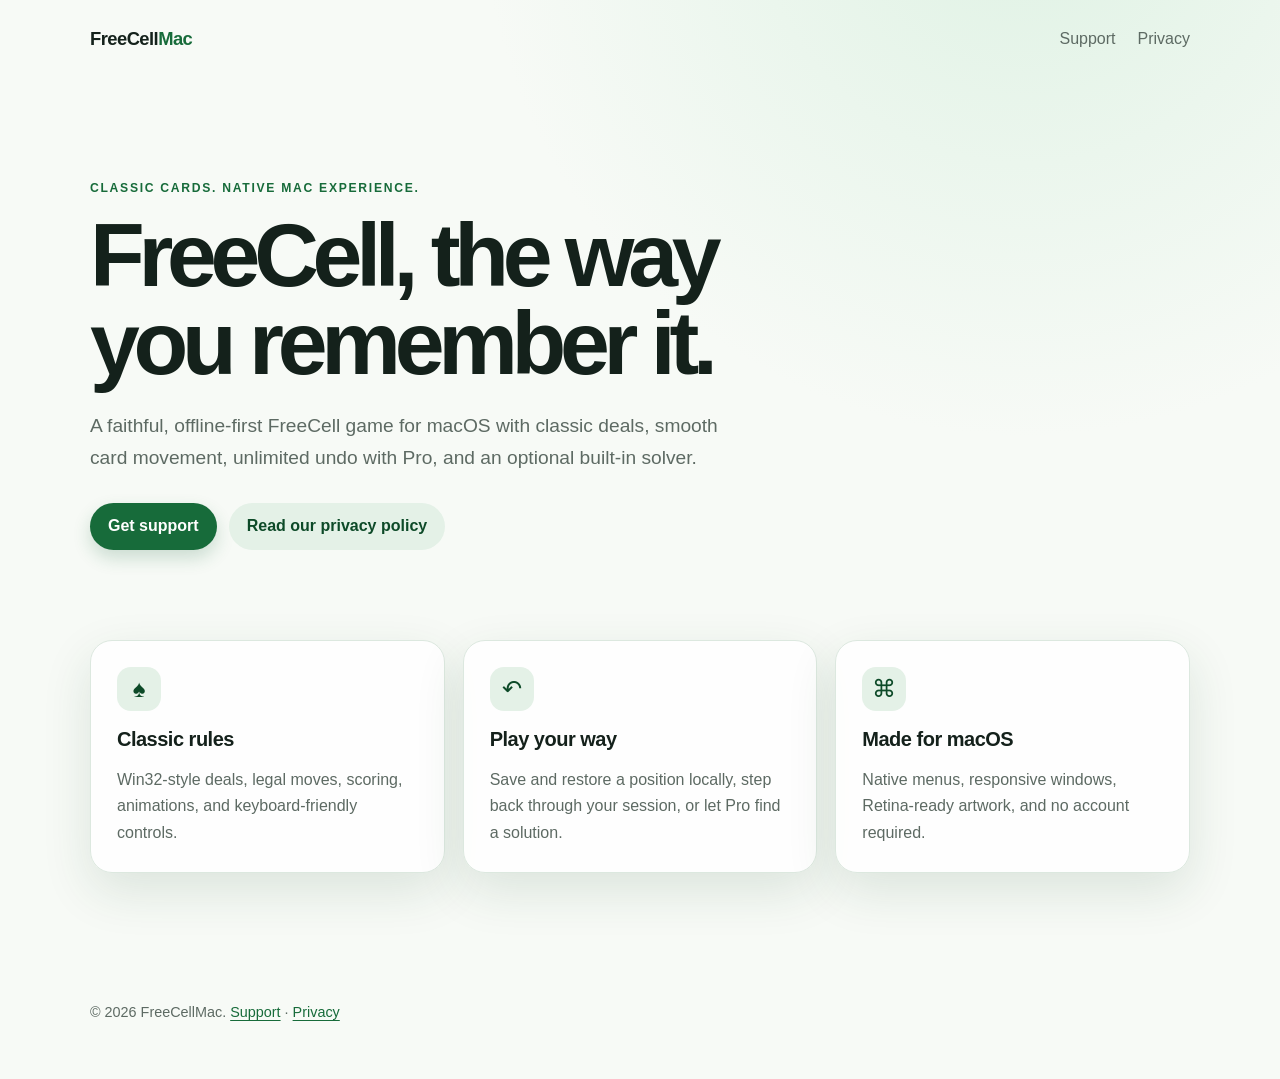
<file: index.html>
<!doctype html>
<html lang="en">
<head>
  <meta charset="utf-8">
  <meta name="viewport" content="width=device-width, initial-scale=1">
  <meta name="description" content="FreeCell for macOS — classic Win98-inspired play, native controls, and optional Pro features.">
  <title>FreeCell for macOS</title>
  <link rel="stylesheet" href="styles.css">
</head>
<body>
  <header class="site-header">
    <a class="brand" href="./">FreeCell<span>Mac</span></a>
    <nav aria-label="Primary navigation">
      <a href="support.html">Support</a>
      <a href="privacy.html">Privacy</a>
    </nav>
  </header>

  <main>
    <section class="hero">
      <p class="eyebrow">Classic cards. Native Mac experience.</p>
      <h1>FreeCell, the way you remember it.</h1>
      <p class="lede">A faithful, offline-first FreeCell game for macOS with classic deals, smooth card movement, unlimited undo with Pro, and an optional built-in solver.</p>
      <div class="actions">
        <a class="button primary" href="support.html">Get support</a>
        <a class="button secondary" href="privacy.html">Read our privacy policy</a>
      </div>
    </section>

    <section class="feature-grid" aria-label="Features">
      <article class="feature-card">
        <div class="feature-icon">♠</div>
        <h2>Classic rules</h2>
        <p>Win32-style deals, legal moves, scoring, animations, and keyboard-friendly controls.</p>
      </article>
      <article class="feature-card">
        <div class="feature-icon">↶</div>
        <h2>Play your way</h2>
        <p>Save and restore a position locally, step back through your session, or let Pro find a solution.</p>
      </article>
      <article class="feature-card">
        <div class="feature-icon">⌘</div>
        <h2>Made for macOS</h2>
        <p>Native menus, responsive windows, Retina-ready artwork, and no account required.</p>
      </article>
    </section>
  </main>

  <footer class="site-footer">
    <p>© 2026 FreeCellMac. <a href="support.html">Support</a> · <a href="privacy.html">Privacy</a></p>
  </footer>
</body>
</html>
</file>
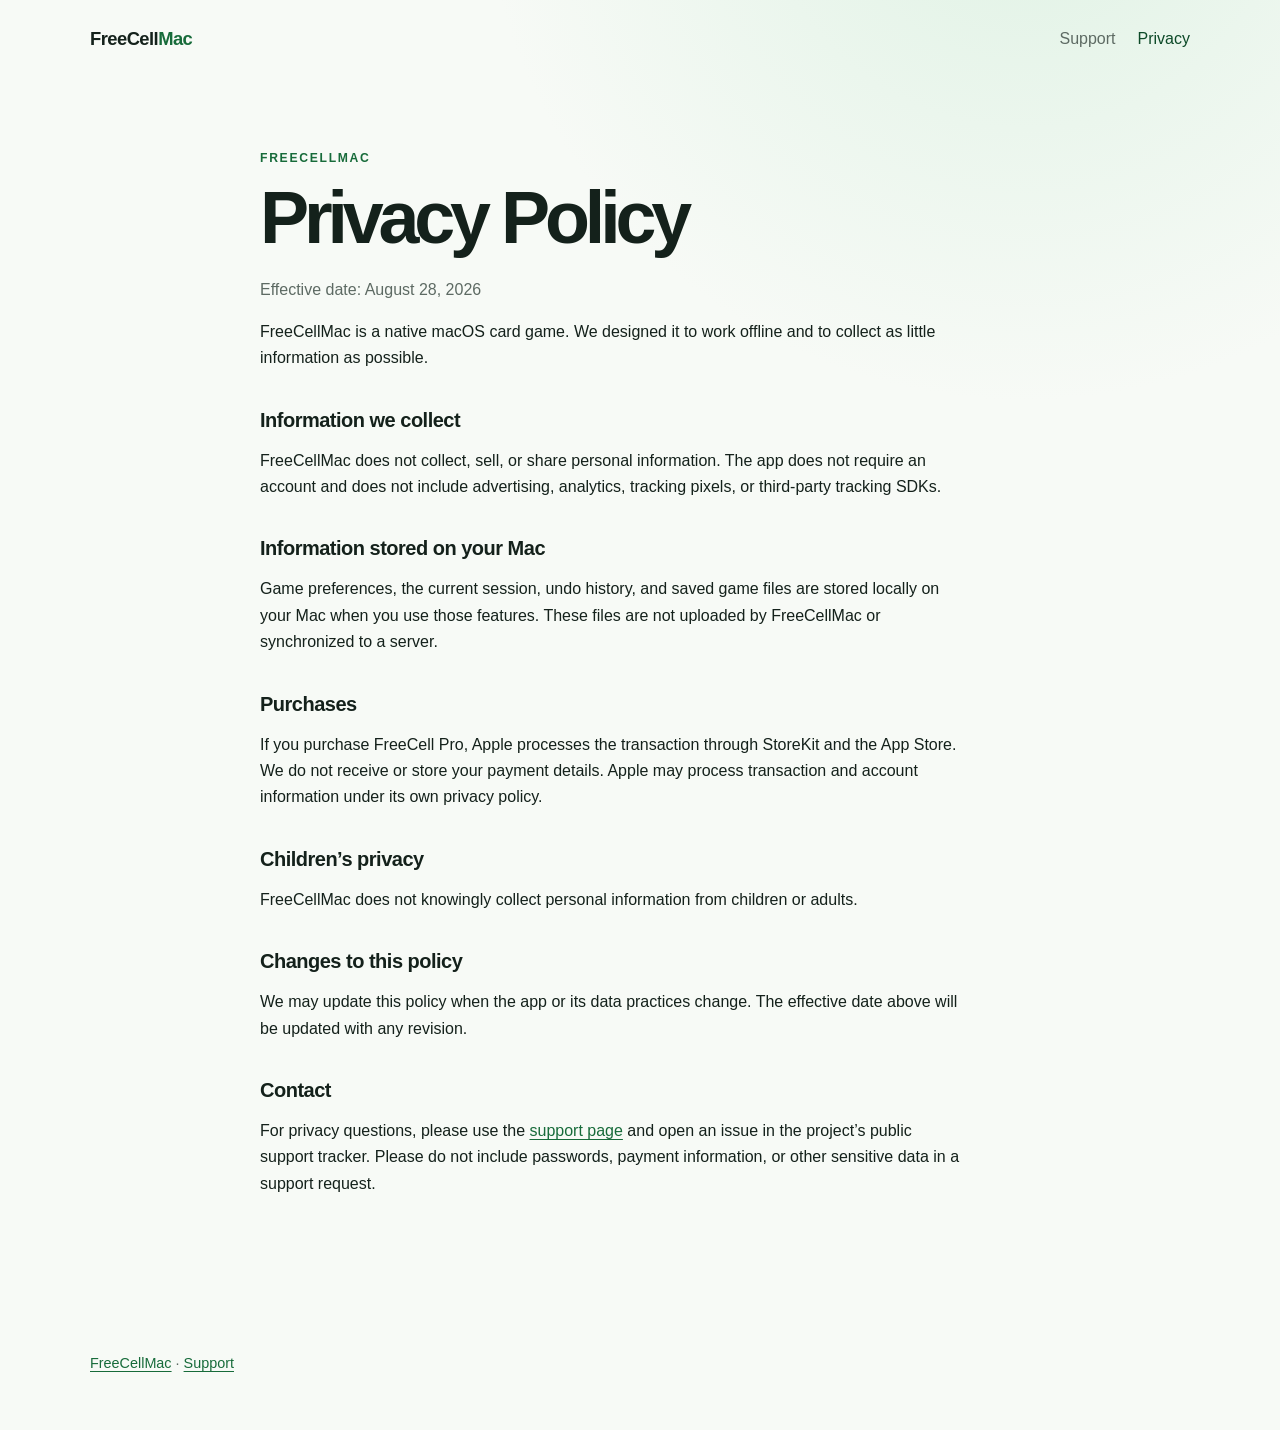
<file: privacy.html>
<!doctype html>
<html lang="en">
<head>
  <meta charset="utf-8">
  <meta name="viewport" content="width=device-width, initial-scale=1">
  <meta name="description" content="FreeCellMac privacy policy.">
  <title>Privacy Policy · FreeCellMac</title>
  <link rel="stylesheet" href="styles.css">
</head>
<body>
  <header class="site-header">
    <a class="brand" href="./">FreeCell<span>Mac</span></a>
    <nav aria-label="Primary navigation">
      <a href="support.html">Support</a>
      <a href="privacy.html" aria-current="page">Privacy</a>
    </nav>
  </header>

  <main class="document">
    <p class="eyebrow">FreeCellMac</p>
    <h1>Privacy Policy</h1>
    <p class="muted">Effective date: August 28, 2026</p>

    <p>FreeCellMac is a native macOS card game. We designed it to work offline and to collect as little information as possible.</p>

    <h2>Information we collect</h2>
    <p>FreeCellMac does not collect, sell, or share personal information. The app does not require an account and does not include advertising, analytics, tracking pixels, or third-party tracking SDKs.</p>

    <h2>Information stored on your Mac</h2>
    <p>Game preferences, the current session, undo history, and saved game files are stored locally on your Mac when you use those features. These files are not uploaded by FreeCellMac or synchronized to a server.</p>

    <h2>Purchases</h2>
    <p>If you purchase FreeCell Pro, Apple processes the transaction through StoreKit and the App Store. We do not receive or store your payment details. Apple may process transaction and account information under its own privacy policy.</p>

    <h2>Children’s privacy</h2>
    <p>FreeCellMac does not knowingly collect personal information from children or adults.</p>

    <h2>Changes to this policy</h2>
    <p>We may update this policy when the app or its data practices change. The effective date above will be updated with any revision.</p>

    <h2>Contact</h2>
    <p>For privacy questions, please use the <a href="support.html">support page</a> and open an issue in the project’s public support tracker. Please do not include passwords, payment information, or other sensitive data in a support request.</p>
  </main>

  <footer class="site-footer">
    <p><a href="./">FreeCellMac</a> · <a href="support.html">Support</a></p>
  </footer>
</body>
</html>
</file>
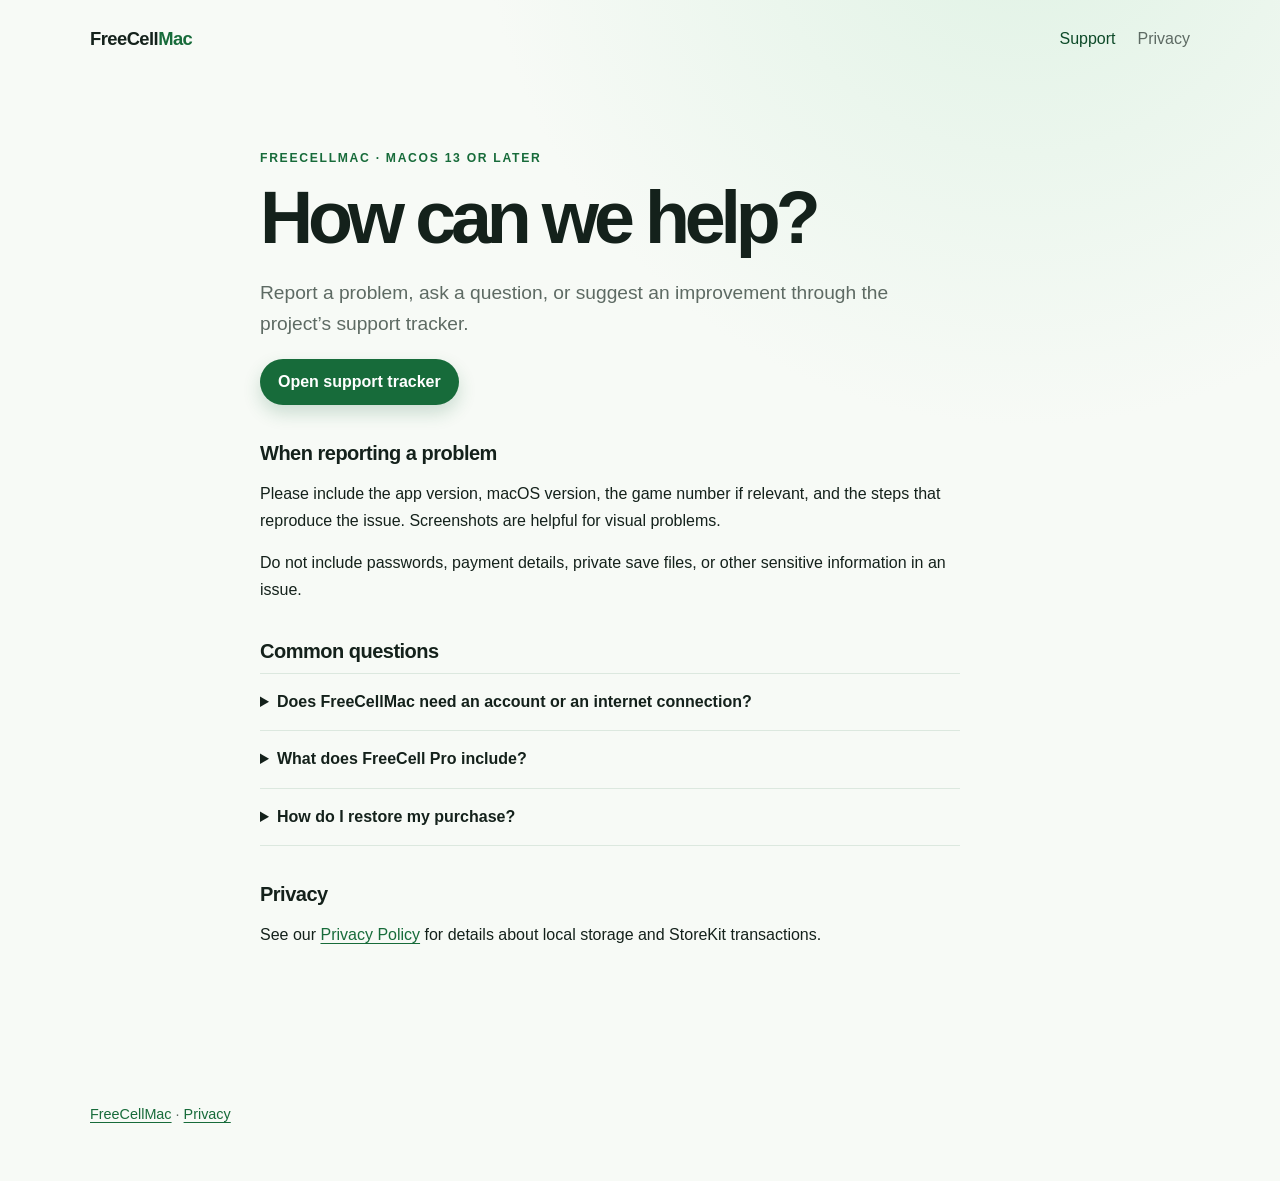
<file: support.html>
<!doctype html>
<html lang="en">
<head>
  <meta charset="utf-8">
  <meta name="viewport" content="width=device-width, initial-scale=1">
  <meta name="description" content="FreeCellMac support and troubleshooting.">
  <title>Support · FreeCellMac</title>
  <link rel="stylesheet" href="styles.css">
</head>
<body>
  <header class="site-header">
    <a class="brand" href="./">FreeCell<span>Mac</span></a>
    <nav aria-label="Primary navigation">
      <a href="support.html" aria-current="page">Support</a>
      <a href="privacy.html">Privacy</a>
    </nav>
  </header>

  <main class="document">
    <p class="eyebrow">FreeCellMac · macOS 13 or later</p>
    <h1>How can we help?</h1>
    <p class="lede">Report a problem, ask a question, or suggest an improvement through the project’s support tracker.</p>
    <p><a class="button primary" href="https://github.com/favonianpine/freecell-site/issues">Open support tracker</a></p>

    <h2>When reporting a problem</h2>
    <p>Please include the app version, macOS version, the game number if relevant, and the steps that reproduce the issue. Screenshots are helpful for visual problems.</p>
    <p>Do not include passwords, payment details, private save files, or other sensitive information in an issue.</p>

    <h2>Common questions</h2>
    <details>
      <summary>Does FreeCellMac need an account or an internet connection?</summary>
      <p>No. The game and its local save features work offline. An internet connection is only needed for App Store transactions and restoring purchases through Apple.</p>
    </details>
    <details>
      <summary>What does FreeCell Pro include?</summary>
      <p>FreeCell Pro is a one-time purchase that unlocks the complete solver and unlimited undo.</p>
    </details>
    <details>
      <summary>How do I restore my purchase?</summary>
      <p>Open the in-app Pro purchase panel and choose Restore Purchases. StoreKit verifies the purchase with Apple; no receipt or payment information is sent to us.</p>
    </details>

    <h2>Privacy</h2>
    <p>See our <a href="privacy.html">Privacy Policy</a> for details about local storage and StoreKit transactions.</p>
  </main>

  <footer class="site-footer">
    <p><a href="./">FreeCellMac</a> · <a href="privacy.html">Privacy</a></p>
  </footer>
</body>
</html>
</file>
<file: styles.css>
:root {
  color-scheme: light;
  --ink: #14211b;
  --muted: #5d6a63;
  --paper: #f7faf6;
  --card: rgba(255, 255, 255, 0.88);
  --green: #176b3a;
  --green-dark: #0d4a28;
  --line: #dce8df;
  --shadow: 0 18px 50px rgba(23, 73, 43, 0.12);
}

* { box-sizing: border-box; }

body {
  margin: 0;
  min-height: 100vh;
  color: var(--ink);
  background: radial-gradient(circle at 80% -10%, #dff2e4 0, transparent 34rem), var(--paper);
  font: 16px/1.65 -apple-system, BlinkMacSystemFont, "SF Pro Text", "Helvetica Neue", sans-serif;
}

a { color: var(--green); text-underline-offset: 3px; }
a:hover { color: var(--green-dark); }

.site-header, .site-footer {
  width: min(1100px, calc(100% - 40px));
  margin: 0 auto;
}

.site-header {
  display: flex;
  align-items: center;
  justify-content: space-between;
  padding: 24px 0;
}

.brand {
  color: var(--ink);
  font-size: 1.15rem;
  font-weight: 750;
  letter-spacing: -0.03em;
  text-decoration: none;
}

.brand span { color: var(--green); }

nav { display: flex; gap: 22px; }
nav a { color: var(--muted); text-decoration: none; }
nav a:hover, nav a[aria-current="page"] { color: var(--green-dark); }

main { width: min(1100px, calc(100% - 40px)); margin: 0 auto; }

.hero { max-width: 760px; padding: 100px 0 90px; }
.eyebrow { margin: 0 0 14px; color: var(--green); font-size: .76rem; font-weight: 750; letter-spacing: .14em; text-transform: uppercase; }
h1 { max-width: 820px; margin: 0 0 22px; font-size: clamp(2.7rem, 7vw, 5.8rem); line-height: .98; letter-spacing: -.07em; }
h2 { margin: 36px 0 10px; font-size: 1.25rem; line-height: 1.2; letter-spacing: -.025em; }
.lede { max-width: 650px; color: var(--muted); font-size: 1.2rem; }
.muted { color: var(--muted); }

.actions { display: flex; flex-wrap: wrap; gap: 12px; margin-top: 30px; }
.button { display: inline-block; border-radius: 999px; padding: 10px 18px; font-weight: 650; text-decoration: none; }
.button.primary { color: #fff; background: var(--green); box-shadow: 0 8px 18px rgba(23, 107, 58, .2); }
.button.primary:hover { color: #fff; background: var(--green-dark); }
.button.secondary { color: var(--green-dark); background: #e4f1e7; }

.feature-grid { display: grid; grid-template-columns: repeat(3, 1fr); gap: 18px; padding-bottom: 90px; }
.feature-card { padding: 26px; border: 1px solid var(--line); border-radius: 22px; background: var(--card); box-shadow: var(--shadow); }
.feature-card h2 { margin-top: 16px; }
.feature-card p { margin-bottom: 0; color: var(--muted); }
.feature-icon { display: grid; width: 44px; height: 44px; place-items: center; border-radius: 14px; color: var(--green-dark); background: #e4f1e7; font-size: 1.5rem; }

.document { max-width: 760px; padding: 70px 0 100px; }
.document h1 { font-size: clamp(2.6rem, 7vw, 4.6rem); }
.document p { max-width: 700px; }
details { max-width: 700px; padding: 15px 0; border-top: 1px solid var(--line); }
details:last-of-type { border-bottom: 1px solid var(--line); }
summary { cursor: pointer; font-weight: 650; }

.site-footer { padding: 24px 0 40px; color: var(--muted); font-size: .9rem; }

@media (max-width: 700px) {
  .site-header, .site-footer, main { width: min(100% - 28px, 1100px); }
  .hero { padding: 70px 0 60px; }
  .feature-grid { grid-template-columns: 1fr; padding-bottom: 60px; }
  .document { padding: 50px 0 70px; }
}
</file>
